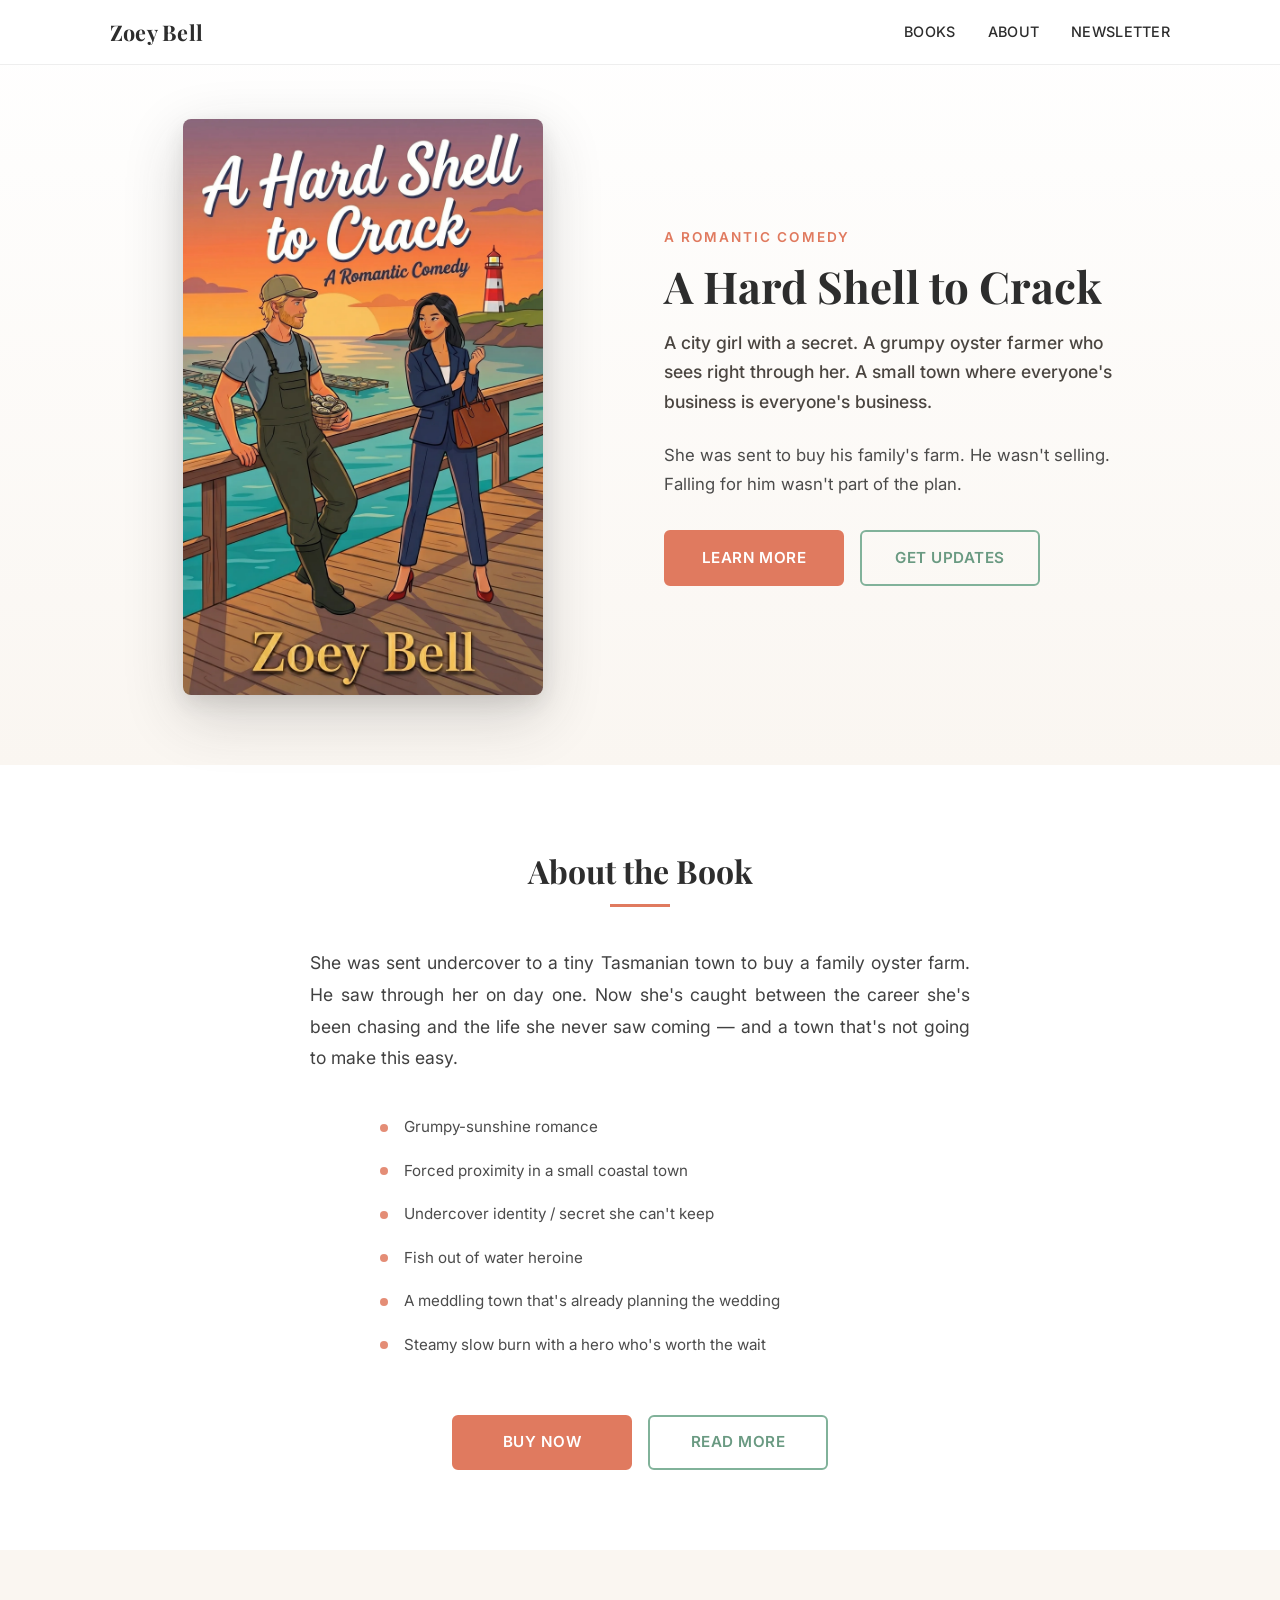
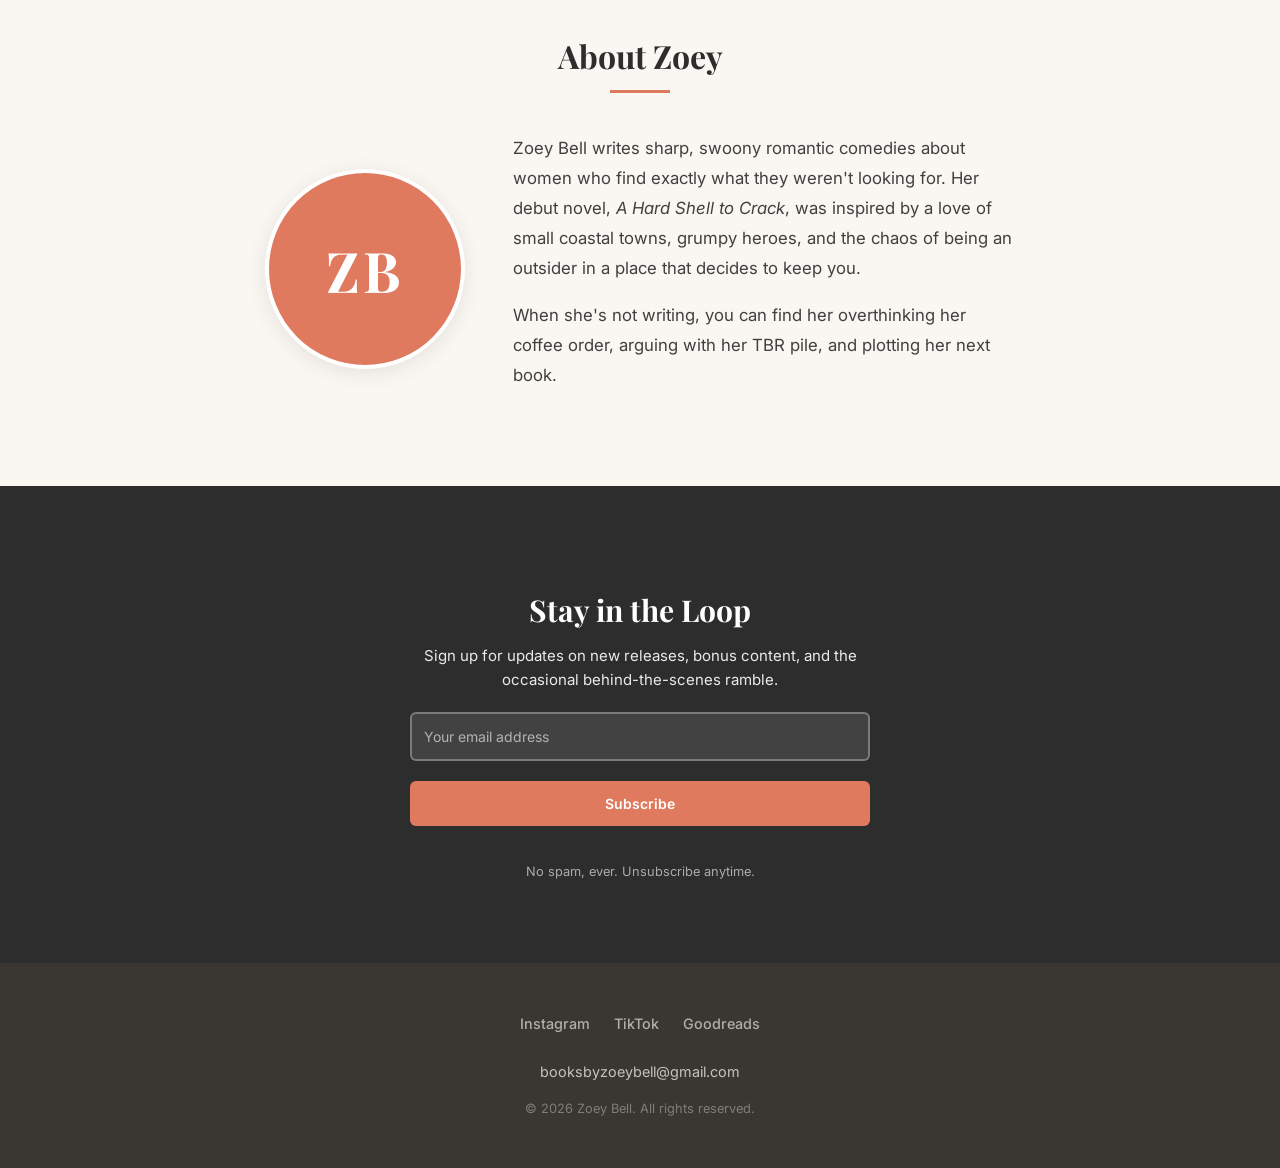
<file: index.html>
<!DOCTYPE html>
<html lang="en">
<head>
  <meta charset="UTF-8">
  <meta name="viewport" content="width=device-width, initial-scale=1.0">
  <title>Zoey Bell | Romance Author</title>
  <meta name="description" content="Zoey Bell writes steamy, laugh-out-loud romantic comedies. Debut novel A Hard Shell to Crack — a grumpy-sunshine romcom set on the Tasmanian coast.">
  <meta property="og:title" content="Zoey Bell | Romance Author">
  <meta property="og:description" content="A city girl with a secret. A grumpy oyster farmer who sees right through her. A steamy, laugh-out-loud romantic comedy by Zoey Bell.">
  <meta property="og:image" content="https://booksbyzoey.com/images/book-cover.jpg">
  <meta property="og:url" content="https://booksbyzoey.com">
  <meta property="og:type" content="website">
  <meta property="og:site_name" content="Zoey Bell">
  <meta name="twitter:card" content="summary_large_image">
  <meta name="twitter:title" content="Zoey Bell | Romance Author">
  <meta name="twitter:description" content="A city girl with a secret. A grumpy oyster farmer who sees right through her. A steamy, laugh-out-loud romantic comedy.">
  <meta name="twitter:image" content="https://booksbyzoey.com/images/book-cover.jpg">
  <link rel="preconnect" href="https://fonts.googleapis.com">
  <link rel="preconnect" href="https://fonts.gstatic.com" crossorigin>
  <link href="https://fonts.googleapis.com/css2?family=Inter:wght@400;500;600&family=Playfair+Display:ital,wght@0,700;1,400&display=swap" rel="stylesheet">
  <link rel="stylesheet" href="css/style.css">
  <style type="text/css">@import url("https://assets.mlcdn.com/fonts.css?version=1781787");</style>
  <link rel="stylesheet" href="css/mailerlite.css">
</head>
<body>

  <!-- Navigation -->
  <nav class="nav">
    <div class="container nav-inner">
      <a href="/" class="nav-logo">Zoey Bell</a>
      <button class="nav-toggle" aria-label="Toggle menu">
        <span></span>
        <span></span>
        <span></span>
      </button>
      <ul class="nav-links">
        <li><a href="#books">Books</a></li>
        <li><a href="#about">About</a></li>
        <li><a href="#newsletter">Newsletter</a></li>
      </ul>
    </div>
  </nav>

  <!-- Hero -->
  <section class="hero">
    <div class="container hero-inner">
      <div class="hero-cover">
        <picture>
          <source srcset="images/book-cover.webp" type="image/webp">
          <img src="images/book-cover.jpg" alt="A Hard Shell to Crack by Zoey Bell - book cover" width="360" height="576" loading="eager">
        </picture>
      </div>
      <div class="hero-text">
        <p class="hero-subtitle">A Romantic Comedy</p>
        <h1 class="hero-title">A Hard Shell to Crack</h1>
        <p class="hero-tagline">A city girl with a secret. A grumpy oyster farmer who sees right through her. A small town where everyone's business is everyone's business.</p>
        <p class="hero-blurb">She was sent to buy his family's farm. He wasn't selling. Falling for him wasn't part of the plan.</p>
        <div class="hero-buttons">
          <a href="books/a-hard-shell-to-crack/" class="btn btn-primary">Learn More</a>
          <a href="#newsletter" class="btn btn-outline">Get Updates</a>
        </div>
      </div>
    </div>
  </section>

  <!-- About the Book -->
  <section class="about-book" id="books">
    <div class="container about-book-inner">
      <h2 class="section-heading">About the Book</h2>
      <hr class="section-rule">
      <p>She was sent undercover to a tiny Tasmanian town to buy a family oyster farm. He saw through her on day one. Now she's caught between the career she's been chasing and the life she never saw coming — and a town that's not going to make this easy.</p>
      <ul class="features">
        <li>Grumpy-sunshine romance</li>
        <li>Forced proximity in a small coastal town</li>
        <li>Undercover identity / secret she can't keep</li>
        <li>Fish out of water heroine</li>
        <li>A meddling town that's already planning the wedding</li>
        <li>Steamy slow burn with a hero who's worth the wait</li>
      </ul>
      <div class="about-book-buttons">
        <a href="https://www.amazon.com/dp/B0H6F1C6MC" class="btn btn-primary">Buy Now</a>
        <a href="books/a-hard-shell-to-crack/" class="btn btn-outline">Read More</a>
      </div>
    </div>
  </section>

  <!-- About the Author -->
  <section class="about-author" id="about">
    <div class="container">
      <h2 class="section-heading">About Zoey</h2>
      <hr class="section-rule">
      <div class="about-author-inner">
        <div class="author-photo">ZB</div>
        <div class="about-author-text">
          <p>Zoey Bell writes sharp, swoony romantic comedies about women who find exactly what they weren't looking for. Her debut novel, <em>A Hard Shell to Crack</em>, was inspired by a love of small coastal towns, grumpy heroes, and the chaos of being an outsider in a place that decides to keep you.</p>
          <p>When she's not writing, you can find her overthinking her coffee order, arguing with her TBR pile, and plotting her next book.</p>
        </div>
      </div>
    </div>
  </section>

  <!-- Newsletter -->
  <section class="newsletter" id="newsletter">
    <div class="container">

      <div id="mlb2-42935717" class="ml-form-embedContainer ml-subscribe-form ml-subscribe-form-42935717">
        <div class="ml-form-align-center">
          <div class="ml-form-embedWrapper embedForm">
            <div class="ml-form-embedBody ml-form-embedBodyDefault row-form">
              <div class="ml-form-embedContent" style="">
                <h4>Stay in the Loop</h4>
                <p>Sign up for updates on new releases, bonus content, and the occasional behind-the-scenes ramble.</p>
              </div>
              <form class="ml-block-form" action="https://assets.mailerlite.com/jsonp/2464424/forms/191030525313418621/subscribe" data-code="" method="post" target="_blank">
                <div class="ml-form-formContent">
                  <div class="ml-form-fieldRow ml-last-item">
                    <div class="ml-field-group ml-field-email ml-validate-email ml-validate-required">
                      <input aria-label="email" aria-required="true" type="email" class="form-control" data-inputmask="" name="fields[email]" placeholder="Your email address" autocomplete="email">
                    </div>
                  </div>
                </div>
                <input type="hidden" name="ml-submit" value="1">
                <div class="ml-form-embedSubmit">
                  <button type="submit" class="primary">Subscribe</button>
                  <button disabled="disabled" style="display: none;" type="button" class="loading">
                    <div class="ml-form-embedSubmitLoad"></div>
                    <span class="sr-only">Loading...</span>
                  </button>
                </div>
                <input type="hidden" name="anticsrf" value="true">
              </form>
            </div>
            <div class="ml-form-successBody row-success" style="display: none">
              <div class="ml-form-successContent">
                <h4>Thank you!</h4>
                <p>You have successfully joined our subscriber list.</p>
              </div>
            </div>
          </div>
        </div>
      </div>

      <p class="newsletter-note">No spam, ever. Unsubscribe anytime.</p>
    </div>
  </section>

  <!-- Footer -->
  <footer class="footer">
    <div class="container">
      <ul class="footer-socials">
        <li><a href="https://www.instagram.com/booksbyzoey/" target="_blank" rel="noopener" aria-label="Instagram">Instagram</a></li>
        <li><a href="#" aria-label="TikTok">TikTok</a></li>
        <li><a href="https://www.goodreads.com/author/show/71016271.Zoey_Bell" target="_blank" rel="noopener" aria-label="Goodreads">Goodreads</a></li>
      </ul>
      <p class="footer-email"><a href="mailto:booksbyzoeybell@gmail.com">booksbyzoeybell@gmail.com</a></p>
      <p class="footer-copy">&copy; 2026 Zoey Bell. All rights reserved.</p>
    </div>
  </footer>

  <script src="js/main.js"></script>
  <script src="https://groot.mailerlite.com/js/w/webforms.min.js?v83147fa8ce2d95cb73ece7f28b469519" type="text/javascript"></script>
  <script>
    function ml_webform_success_42935717() {
      var $ = ml_jQuery || jQuery;
      $('.ml-subscribe-form-42935717 .row-success').show();
      $('.ml-subscribe-form-42935717 .row-form').hide();
    }
    fetch("https://assets.mailerlite.com/jsonp/2464424/forms/191030525313418621/takel");
  </script>
</body>
</html>
</file>
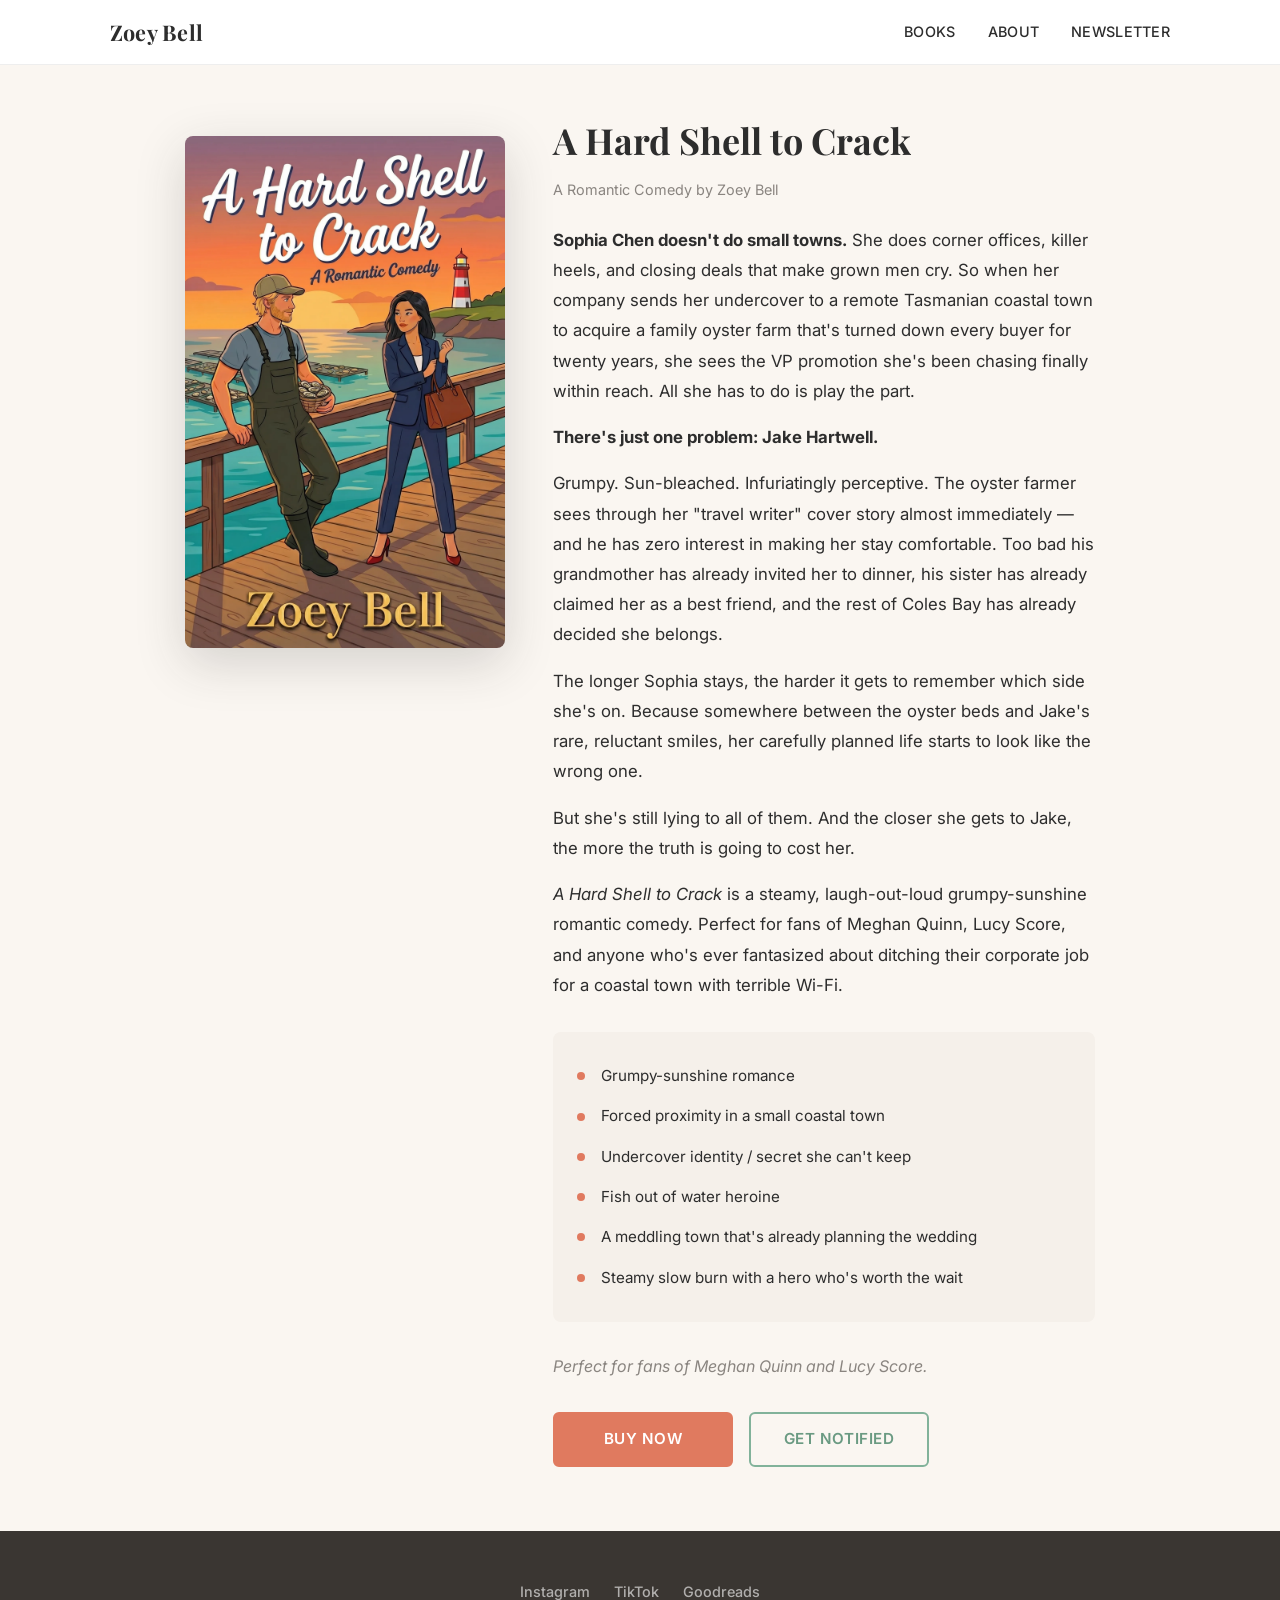
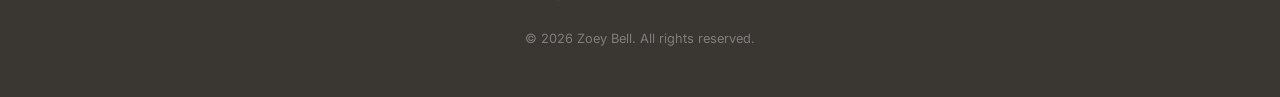
<file: books/a-hard-shell-to-crack/index.html>
<!DOCTYPE html>
<html lang="en">
<head>
  <meta charset="UTF-8">
  <meta name="viewport" content="width=device-width, initial-scale=1.0">
  <title>A Hard Shell to Crack | Zoey Bell</title>
  <meta name="description" content="A Hard Shell to Crack — a steamy, laugh-out-loud grumpy-sunshine romantic comedy set on the Tasmanian coast. By Zoey Bell.">
  <meta property="og:title" content="A Hard Shell to Crack by Zoey Bell">
  <meta property="og:description" content="A city girl with a secret. A grumpy oyster farmer who sees right through her. A steamy, laugh-out-loud romantic comedy by Zoey Bell.">
  <meta property="og:image" content="https://booksbyzoey.com/images/book-cover.jpg">
  <meta property="og:url" content="https://booksbyzoey.com/books/a-hard-shell-to-crack/">
  <meta property="og:type" content="book">
  <meta property="og:site_name" content="Zoey Bell">
  <meta name="twitter:card" content="summary_large_image">
  <meta name="twitter:title" content="A Hard Shell to Crack by Zoey Bell">
  <meta name="twitter:description" content="A city girl with a secret. A grumpy oyster farmer who sees right through her. A steamy, laugh-out-loud romantic comedy.">
  <meta name="twitter:image" content="https://booksbyzoey.com/images/book-cover.jpg">
  <link rel="preconnect" href="https://fonts.googleapis.com">
  <link rel="preconnect" href="https://fonts.gstatic.com" crossorigin>
  <link href="https://fonts.googleapis.com/css2?family=Inter:wght@400;500;600&family=Playfair+Display:ital,wght@0,700;1,400&display=swap" rel="stylesheet">
  <link rel="stylesheet" href="../../css/style.css">
</head>
<body>

  <!-- Navigation -->
  <nav class="nav">
    <div class="container nav-inner">
      <a href="/" class="nav-logo">Zoey Bell</a>
      <button class="nav-toggle" aria-label="Toggle menu">
        <span></span>
        <span></span>
        <span></span>
      </button>
      <ul class="nav-links">
        <li><a href="/#books">Books</a></li>
        <li><a href="/#about">About</a></li>
        <li><a href="/#newsletter">Newsletter</a></li>
      </ul>
    </div>
  </nav>

  <!-- Book Detail -->
  <section class="book-detail">
    <div class="container book-detail-inner">
      <div class="book-detail-cover">
        <picture>
          <source srcset="../../images/book-cover.webp" type="image/webp">
          <img src="../../images/book-cover.jpg" alt="A Hard Shell to Crack by Zoey Bell - book cover" width="320" height="512">
        </picture>
      </div>
      <div class="book-detail-info">
        <h1>A Hard Shell to Crack</h1>
        <p class="book-meta">A Romantic Comedy by Zoey Bell</p>

        <div class="book-description">
          <p><strong>Sophia Chen doesn't do small towns.</strong> She does corner offices, killer heels, and closing deals that make grown men cry. So when her company sends her undercover to a remote Tasmanian coastal town to acquire a family oyster farm that's turned down every buyer for twenty years, she sees the VP promotion she's been chasing finally within reach. All she has to do is play the part.</p>

          <p><strong>There's just one problem: Jake Hartwell.</strong></p>

          <p>Grumpy. Sun-bleached. Infuriatingly perceptive. The oyster farmer sees through her "travel writer" cover story almost immediately &mdash; and he has zero interest in making her stay comfortable. Too bad his grandmother has already invited her to dinner, his sister has already claimed her as a best friend, and the rest of Coles Bay has already decided she belongs.</p>

          <p>The longer Sophia stays, the harder it gets to remember which side she's on. Because somewhere between the oyster beds and Jake's rare, reluctant smiles, her carefully planned life starts to look like the wrong one.</p>

          <p>But she's still lying to all of them. And the closer she gets to Jake, the more the truth is going to cost her.</p>

          <p><em>A Hard Shell to Crack</em> is a steamy, laugh-out-loud grumpy-sunshine romantic comedy. Perfect for fans of Meghan Quinn, Lucy Score, and anyone who's ever fantasized about ditching their corporate job for a coastal town with terrible Wi-Fi.</p>
        </div>

        <ul class="book-detail-features">
          <li>Grumpy-sunshine romance</li>
          <li>Forced proximity in a small coastal town</li>
          <li>Undercover identity / secret she can't keep</li>
          <li>Fish out of water heroine</li>
          <li>A meddling town that's already planning the wedding</li>
          <li>Steamy slow burn with a hero who's worth the wait</li>
        </ul>

        <p class="book-comps">Perfect for fans of Meghan Quinn and Lucy Score.</p>

        <div class="buy-links">
          <a href="https://www.amazon.com/dp/B0H6F1C6MC" class="btn btn-primary">Buy Now</a>
          <a href="/#newsletter" class="btn btn-outline">Get Notified</a>
        </div>
      </div>
    </div>
  </section>

  <!-- Footer -->
  <footer class="footer">
    <div class="container">
      <ul class="footer-socials">
        <li><a href="https://www.instagram.com/booksbyzoey/" target="_blank" rel="noopener" aria-label="Instagram">Instagram</a></li>
        <li><a href="#" aria-label="TikTok">TikTok</a></li>
        <li><a href="https://www.goodreads.com/author/show/71016271.Zoey_Bell" target="_blank" rel="noopener" aria-label="Goodreads">Goodreads</a></li>
      </ul>
      <p class="footer-copy">&copy; 2026 Zoey Bell. All rights reserved.</p>
    </div>
  </footer>

  <script src="../../js/main.js"></script>
</body>
</html>
</file>
<file: css/style.css>
:root {
  --coral: #E07A5F;
  --coral-hover: #c96a51;
  --sage: #81B29A;
  --sage-dark: #6a9a82;
  --linen: #FAF6F1;
  --charcoal: #2D2D2D;
  --gold: #F2CC8F;
  --gold-dark: #d4b37a;
  --white: #ffffff;
  --gray-light: #f5f0ea;
  --gray-mid: #8a8580;
  --font-heading: 'Playfair Display', Georgia, serif;
  --font-body: 'Inter', -apple-system, BlinkMacSystemFont, sans-serif;
}

*,
*::before,
*::after {
  margin: 0;
  padding: 0;
  box-sizing: border-box;
}

html {
  scroll-behavior: smooth;
  font-size: 16px;
}

body {
  font-family: var(--font-body);
  color: var(--charcoal);
  background: var(--linen);
  line-height: 1.6;
  -webkit-font-smoothing: antialiased;
}

img {
  max-width: 100%;
  height: auto;
  display: block;
}

a {
  color: var(--sage-dark);
  text-decoration: none;
  transition: color 0.2s;
}

a:hover {
  color: var(--coral);
}

.container {
  width: 100%;
  max-width: 1100px;
  margin: 0 auto;
  padding: 0 1.25rem;
}

/* ---- NAV ---- */

.nav {
  position: fixed;
  top: 0;
  left: 0;
  right: 0;
  z-index: 100;
  background: var(--white);
  border-bottom: 1px solid rgba(45, 45, 45, 0.08);
  transition: box-shadow 0.3s;
}

.nav.scrolled {
  box-shadow: 0 2px 20px rgba(45, 45, 45, 0.08);
}

.nav-inner {
  display: flex;
  align-items: center;
  justify-content: space-between;
  height: 64px;
}

.nav-logo {
  font-family: var(--font-heading);
  font-size: 1.35rem;
  font-weight: 700;
  color: var(--charcoal);
  letter-spacing: 0.01em;
}

.nav-logo:hover {
  color: var(--coral);
}

.nav-links {
  display: flex;
  gap: 2rem;
  list-style: none;
  align-items: center;
}

.nav-links a {
  color: var(--charcoal);
  font-size: 0.9rem;
  font-weight: 500;
  letter-spacing: 0.02em;
  text-transform: uppercase;
  position: relative;
  padding: 0.25rem 0;
}

.nav-links a::after {
  content: '';
  position: absolute;
  bottom: -2px;
  left: 0;
  width: 0;
  height: 2px;
  background: var(--coral);
  transition: width 0.25s;
}

.nav-links a:hover::after {
  width: 100%;
}

.nav-toggle {
  display: none;
  background: none;
  border: none;
  cursor: pointer;
  padding: 0.5rem;
}

.nav-toggle span {
  display: block;
  width: 22px;
  height: 2px;
  background: var(--charcoal);
  margin: 5px 0;
  transition: transform 0.3s, opacity 0.3s;
}

.nav-toggle.active span:nth-child(1) {
  transform: rotate(45deg) translate(5px, 5px);
}

.nav-toggle.active span:nth-child(2) {
  opacity: 0;
}

.nav-toggle.active span:nth-child(3) {
  transform: rotate(-45deg) translate(5px, -5px);
}

/* ---- HERO ---- */

.hero {
  padding: 7rem 0 4rem;
  background: linear-gradient(180deg, var(--white) 0%, var(--linen) 100%);
  min-height: 85vh;
  display: flex;
  align-items: center;
}

.hero-inner {
  display: grid;
  grid-template-columns: 1fr 1fr;
  gap: 3rem;
  align-items: center;
}

.hero-cover {
  display: flex;
  justify-content: center;
}

.hero-cover img {
  width: 100%;
  max-width: 360px;
  border-radius: 8px;
  box-shadow: 0 20px 60px rgba(45, 45, 45, 0.2), 0 8px 20px rgba(45, 45, 45, 0.1);
}

.hero-text {
  max-width: 480px;
}

.hero-subtitle {
  font-family: var(--font-body);
  font-size: 0.85rem;
  font-weight: 600;
  text-transform: uppercase;
  letter-spacing: 0.15em;
  color: var(--coral);
  margin-bottom: 0.75rem;
}

.hero-title {
  font-family: var(--font-heading);
  font-size: 2.75rem;
  font-weight: 700;
  line-height: 1.15;
  color: var(--charcoal);
  margin-bottom: 1rem;
}

.hero-tagline {
  font-family: var(--font-body);
  font-size: 1.1rem;
  font-weight: 500;
  color: #4a4540;
  margin-bottom: 1.5rem;
  line-height: 1.7;
}

.hero-blurb {
  font-size: 1.05rem;
  color: var(--charcoal);
  opacity: 0.85;
  margin-bottom: 2rem;
  line-height: 1.7;
}

.btn {
  display: inline-block;
  padding: 0.85rem 2rem;
  border-radius: 6px;
  font-size: 0.95rem;
  font-weight: 600;
  letter-spacing: 0.03em;
  text-transform: uppercase;
  transition: background 0.2s, transform 0.15s;
  cursor: pointer;
  border: none;
}

.btn:hover {
  transform: translateY(-1px);
}

.btn-primary {
  background: var(--coral);
  color: var(--white);
  border: 2px solid var(--coral);
}

.btn-primary:hover {
  background: var(--coral-hover);
  color: var(--white);
  border-color: var(--coral-hover);
}

.btn-outline {
  background: transparent;
  color: var(--sage-dark);
  border: 2px solid var(--sage);
}

.btn-outline:hover {
  background: var(--sage);
  color: var(--white);
}

.hero-buttons {
  display: flex;
  gap: 1rem;
  flex-wrap: wrap;
}

/* ---- SECTIONS ---- */

section {
  padding: 5rem 0;
}

.section-heading {
  font-family: var(--font-heading);
  font-size: 2rem;
  font-weight: 700;
  text-align: center;
  margin-bottom: 0.5rem;
  color: var(--charcoal);
}

.section-rule {
  width: 60px;
  height: 3px;
  background: var(--coral);
  margin: 0 auto 2.5rem;
  border: none;
}

/* ---- ABOUT THE BOOK ---- */

.about-book {
  background: var(--white);
}

.about-book-inner {
  max-width: 700px;
  margin: 0 auto;
  text-align: center;
}

.about-book-inner p {
  text-align: justify;
}

.about-book-inner p {
  font-size: 1.1rem;
  line-height: 1.8;
  margin-bottom: 2rem;
  color: var(--charcoal);
  opacity: 0.9;
}

.features {
  list-style: none;
  text-align: left;
  max-width: 520px;
  margin: 0 auto;
}

.features li {
  padding: 0.6rem 0;
  padding-left: 1.5rem;
  position: relative;
  font-size: 0.95rem;
  color: var(--charcoal);
  opacity: 0.85;
}

.features li::before {
  content: '';
  position: absolute;
  left: 0;
  top: 50%;
  transform: translateY(-50%);
  width: 8px;
  height: 8px;
  background: var(--coral);
  border-radius: 50%;
}

.about-book-buttons {
  display: flex;
  gap: 1rem;
  justify-content: center;
  margin-top: 3rem;
}

.hero-buttons .btn,
.about-book-buttons .btn,
.buy-links .btn {
  min-width: 180px;
  text-align: center;
}

/* ---- ABOUT THE AUTHOR ---- */

.about-author {
  background: var(--linen);
}

.about-author-inner {
  display: grid;
  grid-template-columns: 200px 1fr;
  gap: 3rem;
  align-items: center;
  max-width: 750px;
  margin: 0 auto;
}

.author-photo {
  width: 200px;
  height: 200px;
  border-radius: 50%;
  object-fit: cover;
  border: 4px solid var(--white);
  box-shadow: 0 4px 20px rgba(45, 45, 45, 0.1);
  background: var(--coral);
  display: flex;
  align-items: center;
  justify-content: center;
  color: var(--white);
  font-family: var(--font-heading);
  font-size: 3.5rem;
  font-weight: 700;
  letter-spacing: 0.05em;
}

.about-author-text p {
  font-size: 1.05rem;
  line-height: 1.8;
  margin-bottom: 1rem;
  color: var(--charcoal);
  opacity: 0.9;
}

/* ---- NEWSLETTER ---- */

.newsletter {
  background: var(--charcoal);
  color: var(--white);
  text-align: center;
}

.newsletter .section-heading {
  color: var(--white);
}

.newsletter .section-rule {
  background: var(--coral);
}

.newsletter-text {
  font-size: 1.05rem;
  opacity: 0.9;
  max-width: 500px;
  margin: 0 auto 2rem;
  line-height: 1.7;
}

.newsletter-form {
  max-width: 440px;
  margin: 0 auto;
  display: flex;
  gap: 0.75rem;
}

.newsletter-form input[type="email"] {
  flex: 1;
  padding: 0.85rem 1.2rem;
  border: 2px solid rgba(255, 255, 255, 0.3);
  border-radius: 6px;
  background: rgba(255, 255, 255, 0.1);
  color: var(--white);
  font-size: 0.95rem;
  font-family: var(--font-body);
  outline: none;
  transition: border-color 0.2s;
}

.newsletter-form input[type="email"]::placeholder {
  color: rgba(255, 255, 255, 0.6);
}

.newsletter-form input[type="email"]:focus {
  border-color: var(--gold);
}

.newsletter-form .btn {
  background: var(--coral);
  color: var(--white);
  white-space: nowrap;
}

.newsletter-form .btn:hover {
  background: var(--coral-hover);
}

.newsletter-note {
  font-size: 0.8rem;
  opacity: 0.6;
  margin-top: 1rem;
}

/* ---- FOOTER ---- */

.footer {
  background: #3a3632;
  color: rgba(255, 255, 255, 0.7);
  padding: 3rem 0;
  text-align: center;
}

.footer-socials {
  display: flex;
  gap: 1.5rem;
  justify-content: center;
  margin-bottom: 1.5rem;
  list-style: none;
}

.footer-socials a {
  color: rgba(255, 255, 255, 0.6);
  font-size: 0.9rem;
  font-weight: 500;
  transition: color 0.2s;
}

.footer-socials a:hover {
  color: var(--coral);
}

.footer-socials svg {
  width: 24px;
  height: 24px;
  fill: currentColor;
}

.footer-email {
  margin-bottom: 1rem;
  font-size: 0.9rem;
}

.footer-email a {
  color: rgba(255, 255, 255, 0.7);
  transition: color 0.2s;
}

.footer-email a:hover {
  color: var(--coral);
}

.footer-copy {
  font-size: 0.8rem;
  opacity: 0.5;
}

/* ---- BOOK DETAIL PAGE ---- */

.book-detail {
  padding: 7rem 0 4rem;
}

.book-detail-inner {
  display: grid;
  grid-template-columns: 320px 1fr;
  gap: 3rem;
  align-items: start;
  max-width: 950px;
  margin: 0 auto;
}

.book-detail-cover {
  position: sticky;
  top: 84px;
  padding-top: 1.5rem;
}

.book-detail-cover img {
  width: 100%;
  border-radius: 8px;
  box-shadow: 0 15px 50px rgba(45, 45, 45, 0.18);
}

.book-detail-info {
  text-align: left;
}

.book-detail-info h1 {
  font-family: var(--font-heading);
  font-size: 2.25rem;
  margin-bottom: 0.5rem;
}

.book-detail-info .book-meta {
  font-size: 0.9rem;
  color: var(--gray-mid);
  margin-bottom: 1.5rem;
}

.book-detail-info .book-description {
  font-size: 1.05rem;
  line-height: 1.8;
  margin-bottom: 2rem;
}

.book-detail-info .book-description p {
  margin-bottom: 1rem;
}

.book-detail-features {
  list-style: none;
  margin: 2rem 0;
  padding: 1.5rem;
  background: var(--gray-light);
  border-radius: 8px;
}

.book-detail-features li {
  padding: 0.5rem 0 0.5rem 1.5rem;
  position: relative;
  font-size: 0.95rem;
}

.book-detail-features li::before {
  content: '';
  position: absolute;
  left: 0;
  top: 50%;
  transform: translateY(-50%);
  width: 8px;
  height: 8px;
  background: var(--coral);
  border-radius: 50%;
}

.book-comps {
  font-style: italic;
  color: var(--gray-mid);
  margin-top: 1.5rem;
  font-size: 1rem;
}

.buy-links {
  display: flex;
  gap: 1rem;
  margin-top: 2rem;
  flex-wrap: wrap;
}

/* ---- MOBILE ---- */

@media (max-width: 768px) {
  .nav-toggle {
    display: block;
  }

  .nav-links {
    display: none;
    position: absolute;
    top: 64px;
    left: 0;
    right: 0;
    background: var(--white);
    flex-direction: column;
    padding: 1.5rem;
    gap: 0;
    border-bottom: 1px solid rgba(45, 45, 45, 0.08);
    box-shadow: 0 10px 30px rgba(45, 45, 45, 0.08);
  }

  .nav-links.open {
    display: flex;
  }

  .nav-links li {
    border-bottom: 1px solid rgba(45, 45, 45, 0.05);
  }

  .nav-links li:last-child {
    border-bottom: none;
  }

  .nav-links a {
    display: block;
    padding: 0.85rem 0;
    font-size: 1rem;
  }

  .hero {
    padding: 6rem 0 3rem;
    min-height: auto;
  }

  .hero-inner {
    grid-template-columns: 1fr;
    text-align: center;
  }

  .hero-cover {
    order: -1;
  }

  .hero-cover img {
    max-width: 260px;
  }

  .hero-title {
    font-size: 2rem;
  }

  .hero-tagline {
    font-size: 1.05rem;
  }

  .hero-buttons {
    justify-content: center;
  }

  section {
    padding: 3.5rem 0;
  }

  .section-heading {
    font-size: 1.6rem;
  }

  .about-author-inner {
    grid-template-columns: 1fr;
    text-align: center;
  }

  .author-photo {
    margin: 0 auto;
    width: 160px;
    height: 160px;
  }

  .newsletter-form {
    flex-direction: column;
  }

  .book-detail-inner {
    grid-template-columns: 1fr;
  }

  .book-detail-cover {
    display: flex;
    justify-content: center;
    position: static;
    padding-top: 0;
  }

  .book-detail-cover img {
    max-width: 280px;
  }

  .book-detail-info h1 {
    font-size: 1.75rem;
  }

  .buy-links {
    justify-content: center;
  }
}

@media (max-width: 480px) {
  html {
    font-size: 15px;
  }

  .hero-cover img {
    max-width: 220px;
  }

  .hero-title {
    font-size: 1.75rem;
  }
}
</file>
<file: css/mailerlite.css>
.ml-form-embedSubmitLoad {
  display: inline-block;
  width: 20px;
  height: 20px;
}

.sr-only {
  position: absolute;
  width: 1px;
  height: 1px;
  padding: 0;
  margin: -1px;
  overflow: hidden;
  clip: rect(0,0,0,0);
  border: 0;
}

.ml-form-embedSubmitLoad:after {
  content: " ";
  display: block;
  width: 11px;
  height: 11px;
  margin: 1px;
  border-radius: 50%;
  border: 4px solid #fff;
  border-color: #ffffff #ffffff #ffffff transparent;
  animation: ml-form-embedSubmitLoad 1.2s linear infinite;
}

@keyframes ml-form-embedSubmitLoad {
  0% { transform: rotate(0deg); }
  100% { transform: rotate(360deg); }
}

#mlb2-42935717.ml-form-embedContainer {
  box-sizing: border-box;
  display: table;
  margin: 0 auto;
  position: static;
  width: 100% !important;
}

#mlb2-42935717.ml-form-embedContainer h4,
#mlb2-42935717.ml-form-embedContainer p,
#mlb2-42935717.ml-form-embedContainer span,
#mlb2-42935717.ml-form-embedContainer button {
  text-transform: none !important;
  letter-spacing: normal !important;
}

#mlb2-42935717.ml-form-embedContainer .ml-form-embedWrapper {
  background-color: transparent;
  border: none;
  box-sizing: border-box;
  display: inline-block !important;
  margin: 0;
  padding: 0;
  position: relative;
}

#mlb2-42935717.ml-form-embedContainer .ml-form-embedWrapper.embedForm {
  max-width: 400px;
  width: 100%;
}

#mlb2-42935717.ml-form-embedContainer .ml-form-align-center {
  text-align: center;
}

#mlb2-42935717.ml-form-embedContainer .ml-form-embedWrapper .ml-form-embedBody,
#mlb2-42935717.ml-form-embedContainer .ml-form-embedWrapper .ml-form-successBody {
  padding: 20px 20px 0 20px;
}

#mlb2-42935717.ml-form-embedContainer .ml-form-embedWrapper .ml-form-embedBody .ml-form-embedContent,
#mlb2-42935717.ml-form-embedContainer .ml-form-embedWrapper .ml-form-successBody .ml-form-successContent {
  text-align: left;
  margin: 0 0 20px 0;
}

#mlb2-42935717.ml-form-embedContainer .ml-form-embedWrapper .ml-form-embedBody .ml-form-embedContent h4,
#mlb2-42935717.ml-form-embedContainer .ml-form-embedWrapper .ml-form-successBody .ml-form-successContent h4 {
  color: #ffffff;
  font-family: 'Playfair Display', sans-serif;
  font-size: 30px;
  font-weight: 700;
  margin: 0 0 10px 0;
  text-align: center;
  word-break: break-word;
}

#mlb2-42935717.ml-form-embedContainer .ml-form-embedWrapper .ml-form-embedBody .ml-form-embedContent p,
#mlb2-42935717.ml-form-embedContainer .ml-form-embedWrapper .ml-form-successBody .ml-form-successContent p {
  color: rgba(255, 255, 255, 0.9);
  font-family: 'Inter', sans-serif;
  font-size: 15px;
  font-weight: 400;
  line-height: 24px;
  margin: 0 auto 20px;
  text-align: center;
  max-width: 500px;
}

#mlb2-42935717.ml-form-embedContainer .ml-form-embedWrapper.embedForm {
  max-width: 500px;
}

#mlb2-42935717.ml-form-embedContainer .ml-form-embedWrapper .ml-form-embedBody form {
  margin: 0;
  width: 100%;
}

#mlb2-42935717.ml-form-embedContainer .ml-form-embedWrapper .ml-form-embedBody .ml-form-formContent {
  margin: 0 0 20px 0;
  width: 100%;
}

#mlb2-42935717.ml-form-embedContainer .ml-form-embedWrapper .ml-form-embedBody .ml-form-fieldRow {
  margin: 0 0 10px 0;
  width: 100%;
}

#mlb2-42935717.ml-form-embedContainer .ml-form-embedWrapper .ml-form-embedBody .ml-form-fieldRow.ml-last-item {
  margin: 0;
}

#mlb2-42935717.ml-form-embedContainer .ml-form-embedWrapper .ml-form-embedBody .ml-form-fieldRow input {
  background-color: rgba(255, 255, 255, 0.1) !important;
  color: #ffffff !important;
  border-color: rgba(255, 255, 255, 0.3);
  border-radius: 6px !important;
  border-style: solid !important;
  border-width: 2px !important;
  font-family: 'Inter', Arial, Helvetica, sans-serif;
  font-size: 14px !important;
  height: auto;
  line-height: 21px !important;
  margin: 0;
  padding: 12px 12px !important;
  width: 100% !important;
  box-sizing: border-box !important;
  max-width: 100% !important;
}

#mlb2-42935717.ml-form-embedContainer .ml-form-embedWrapper .ml-form-embedBody .ml-form-fieldRow input::placeholder {
  color: rgba(255, 255, 255, 0.6) !important;
}

#mlb2-42935717.ml-form-embedContainer .ml-form-embedWrapper .ml-form-embedBody .ml-form-fieldRow input:focus {
  border-color: #F2CC8F !important;
  outline: none;
}

#mlb2-42935717.ml-form-embedContainer .ml-form-embedWrapper .ml-form-embedBody .ml-form-embedSubmit {
  margin: 0 0 20px 0;
  float: left;
  width: 100%;
}

#mlb2-42935717.ml-form-embedContainer .ml-form-embedWrapper .ml-form-embedBody .ml-form-embedSubmit button {
  background-color: #E07A5F !important;
  border: none !important;
  border-radius: 6px !important;
  box-shadow: none !important;
  color: #ffffff !important;
  cursor: pointer;
  font-family: 'Inter', sans-serif !important;
  font-size: 14px !important;
  font-weight: 600 !important;
  line-height: 21px !important;
  height: auto;
  padding: 12px !important;
  width: 100% !important;
  box-sizing: border-box !important;
  text-transform: uppercase;
  letter-spacing: 0.03em;
}

#mlb2-42935717.ml-form-embedContainer .ml-form-embedWrapper .ml-form-embedBody .ml-form-embedSubmit button.loading {
  display: none;
}

#mlb2-42935717.ml-form-embedContainer .ml-form-embedWrapper .ml-form-embedBody .ml-form-embedSubmit button:hover {
  background-color: #C96A51 !important;
}

.ml-error input {
  border-color: red !important;
}

@media only screen and (max-width: 400px) {
  .ml-form-embedWrapper.embedForm { width: 100% !important; }
}
</file>
